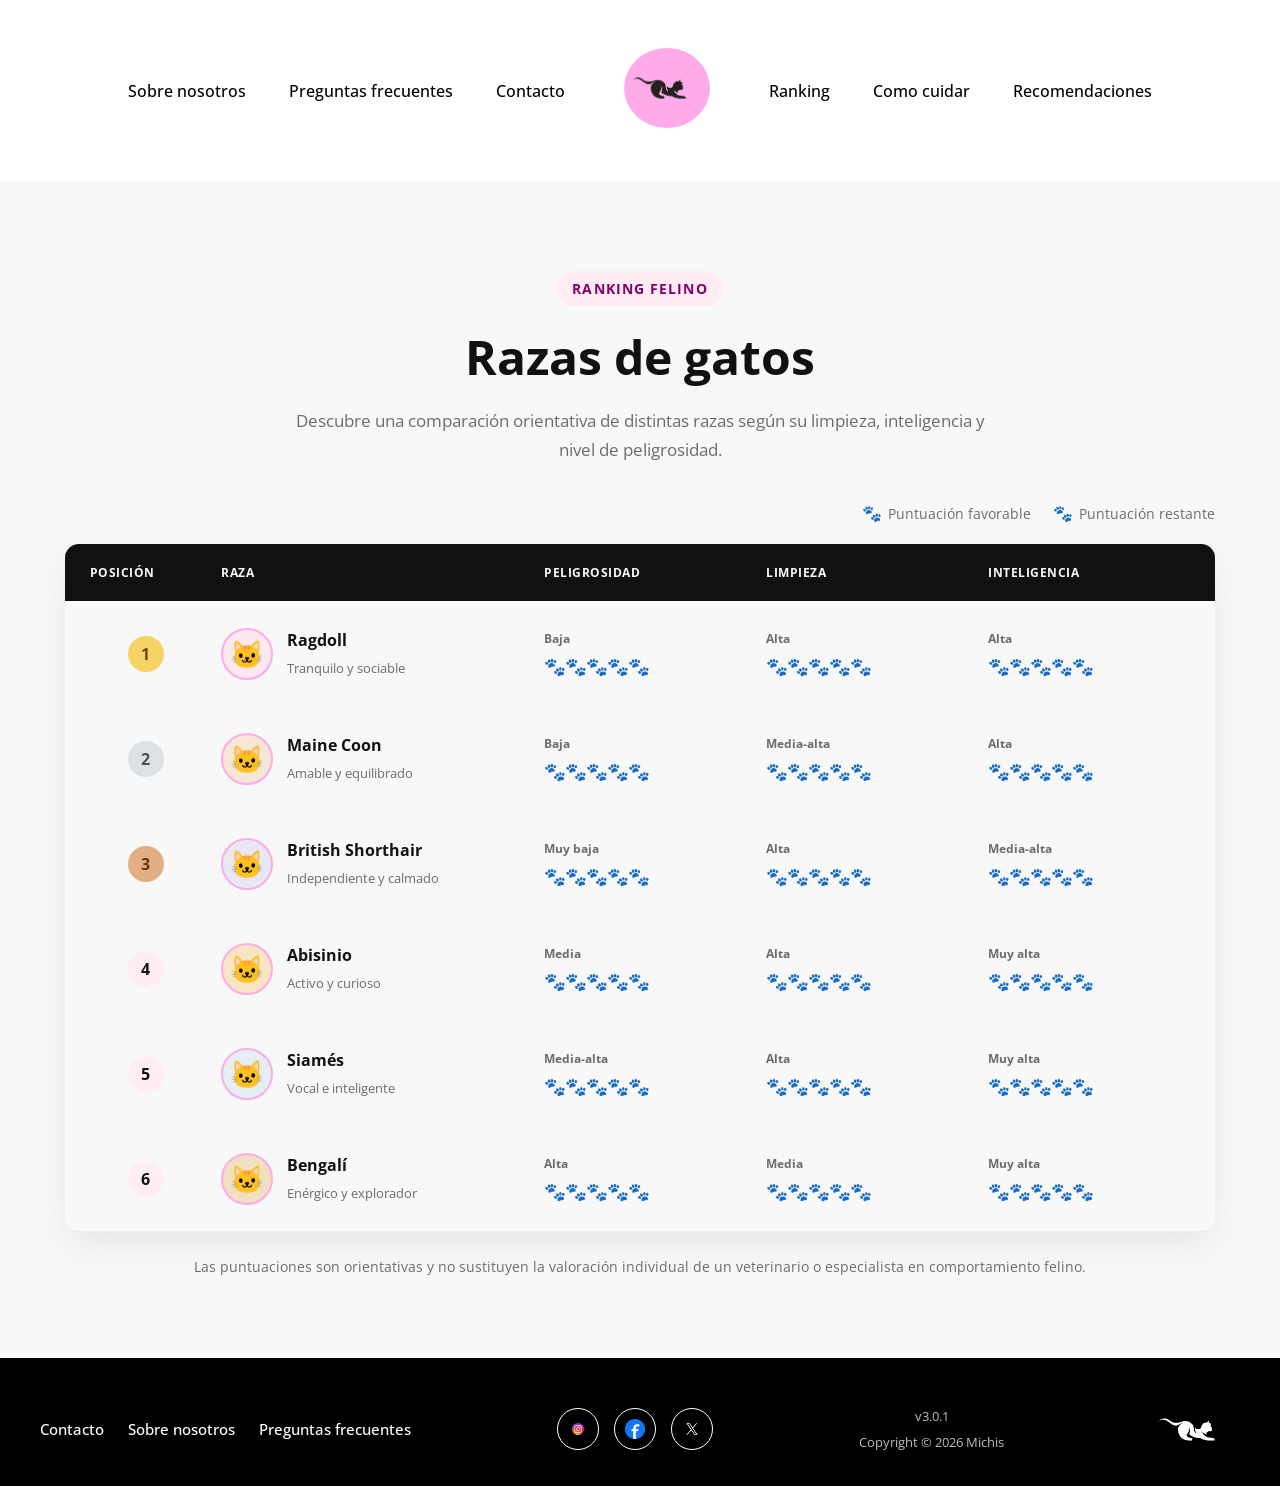
<file: puntuaciones.html>
<!DOCTYPE html>
<html lang="es">

<head>
    <meta charset="UTF-8">
    <meta name="viewport" content="width=device-width, initial-scale=1.0">
    <title>Puntuando michis</title>
    <link rel="stylesheet" href="estilos.css">
    <link rel="preconnect" href="https://fonts.googleapis.com">
    <link rel="preconnect" href="https://fonts.gstatic.com" crossorigin>
    <link href="https://fonts.googleapis.com/css2?family=Open+Sans:ital,wght@0,300..800;1,300..800&display=swap"
        rel="stylesheet">
</head>

<body>
    <header id="cabecera">
        <nav id="menu-navegacion">
            <ul>
                <li><a href="index.html">Sobre nosotros</a></li>
                <li><a href="index.html">Preguntas frecuentes</a></li>
                <li><a href="index.html">Contacto</a></li>
                <li><a href="index.html"><img src="imagenes/logo-michis-negro.png" alt="logo michis negro"></a></li>
                <li><a href="puntuaciones.html">Ranking</a></li>
                <li><a href="cuidar.html">Como cuidar</a></li>
                <li><a href="recomendaciones.html">Recomendaciones</a></li>
            </ul>
        </nav>
    </header>
    <main>
        <section class="ranking-razas" id="ranking-razas">
            <div class="ranking-cabecera">
                <span class="section-tag">Ranking felino</span>

                <h2>Razas de gatos</h2>

                <p>
                    Descubre una comparación orientativa de distintas razas según
                    su limpieza, inteligencia y nivel de peligrosidad.
                </p>
            </div>

            <div class="leyenda-ranking" aria-label="Leyenda de puntuaciones">
                <span>
                    <i class="leyenda-patita patita-rosa" aria-hidden="true">🐾</i>
                    Puntuación favorable
                </span>

                <span>
                    <i class="leyenda-patita patita-negra" aria-hidden="true">🐾</i>
                    Puntuación restante
                </span>
            </div>

            <div class="tabla-ranking">
                <div class="ranking-fila ranking-titulos">
                    <div>Posición</div>
                    <div>Raza</div>
                    <div>Peligrosidad</div>
                    <div>Limpieza</div>
                    <div>Inteligencia</div>
                </div>

                <!-- Puesto 1 -->
                <article class="ranking-fila">
                    <div class="ranking-posicion">
                        <span class="medalla medalla-oro">1</span>
                    </div>

                    <div class="raza-datos">
                        <div class="raza-avatar raza-ragdoll">🐱</div>
                        <div>
                            <h3>Ragdoll</h3>
                            <span>Tranquilo y sociable</span>
                        </div>
                    </div>

                    <div class="indicador">
                        <span class="indicador-label">Baja</span>
                        <div class="patitas" aria-label="1 de 5 en peligrosidad">
                            <span class="activa">🐾</span>
                            <span>🐾</span>
                            <span>🐾</span>
                            <span>🐾</span>
                            <span>🐾</span>
                        </div>
                    </div>

                    <div class="indicador">
                        <span class="indicador-label">Alta</span>
                        <div class="patitas" aria-label="4 de 5 en limpieza">
                            <span class="activa">🐾</span>
                            <span class="activa">🐾</span>
                            <span class="activa">🐾</span>
                            <span class="activa">🐾</span>
                            <span>🐾</span>
                        </div>
                    </div>

                    <div class="indicador">
                        <span class="indicador-label">Alta</span>
                        <div class="patitas" aria-label="4 de 5 en inteligencia">
                            <span class="activa">🐾</span>
                            <span class="activa">🐾</span>
                            <span class="activa">🐾</span>
                            <span class="activa">🐾</span>
                            <span>🐾</span>
                        </div>
                    </div>
                </article>

                <!-- Puesto 2 -->
                <article class="ranking-fila">
                    <div class="ranking-posicion">
                        <span class="medalla medalla-plata">2</span>
                    </div>

                    <div class="raza-datos">
                        <div class="raza-avatar raza-maine-coon">🐱</div>
                        <div>
                            <h3>Maine Coon</h3>
                            <span>Amable y equilibrado</span>
                        </div>
                    </div>

                    <div class="indicador">
                        <span class="indicador-label">Baja</span>
                        <div class="patitas" aria-label="1 de 5 en peligrosidad">
                            <span class="activa">🐾</span>
                            <span>🐾</span>
                            <span>🐾</span>
                            <span>🐾</span>
                            <span>🐾</span>
                        </div>
                    </div>

                    <div class="indicador">
                        <span class="indicador-label">Media-alta</span>
                        <div class="patitas" aria-label="4 de 5 en limpieza">
                            <span class="activa">🐾</span>
                            <span class="activa">🐾</span>
                            <span class="activa">🐾</span>
                            <span class="activa">🐾</span>
                            <span>🐾</span>
                        </div>
                    </div>

                    <div class="indicador">
                        <span class="indicador-label">Alta</span>
                        <div class="patitas" aria-label="4 de 5 en inteligencia">
                            <span class="activa">🐾</span>
                            <span class="activa">🐾</span>
                            <span class="activa">🐾</span>
                            <span class="activa">🐾</span>
                            <span>🐾</span>
                        </div>
                    </div>
                </article>

                <!-- Puesto 3 -->
                <article class="ranking-fila">
                    <div class="ranking-posicion">
                        <span class="medalla medalla-bronce">3</span>
                    </div>

                    <div class="raza-datos">
                        <div class="raza-avatar raza-british">🐱</div>
                        <div>
                            <h3>British Shorthair</h3>
                            <span>Independiente y calmado</span>
                        </div>
                    </div>

                    <div class="indicador">
                        <span class="indicador-label">Muy baja</span>
                        <div class="patitas" aria-label="1 de 5 en peligrosidad">
                            <span class="activa">🐾</span>
                            <span>🐾</span>
                            <span>🐾</span>
                            <span>🐾</span>
                            <span>🐾</span>
                        </div>
                    </div>

                    <div class="indicador">
                        <span class="indicador-label">Alta</span>
                        <div class="patitas" aria-label="4 de 5 en limpieza">
                            <span class="activa">🐾</span>
                            <span class="activa">🐾</span>
                            <span class="activa">🐾</span>
                            <span class="activa">🐾</span>
                            <span>🐾</span>
                        </div>
                    </div>

                    <div class="indicador">
                        <span class="indicador-label">Media-alta</span>
                        <div class="patitas" aria-label="3 de 5 en inteligencia">
                            <span class="activa">🐾</span>
                            <span class="activa">🐾</span>
                            <span class="activa">🐾</span>
                            <span>🐾</span>
                            <span>🐾</span>
                        </div>
                    </div>
                </article>

                <!-- Puesto 4 -->
                <article class="ranking-fila">
                    <div class="ranking-posicion">
                        <span class="medalla medalla-normal">4</span>
                    </div>

                    <div class="raza-datos">
                        <div class="raza-avatar raza-abisinio">🐱</div>
                        <div>
                            <h3>Abisinio</h3>
                            <span>Activo y curioso</span>
                        </div>
                    </div>

                    <div class="indicador">
                        <span class="indicador-label">Media</span>
                        <div class="patitas" aria-label="3 de 5 en peligrosidad">
                            <span class="activa">🐾</span>
                            <span class="activa">🐾</span>
                            <span class="activa">🐾</span>
                            <span>🐾</span>
                            <span>🐾</span>
                        </div>
                    </div>

                    <div class="indicador">
                        <span class="indicador-label">Alta</span>
                        <div class="patitas" aria-label="4 de 5 en limpieza">
                            <span class="activa">🐾</span>
                            <span class="activa">🐾</span>
                            <span class="activa">🐾</span>
                            <span class="activa">🐾</span>
                            <span>🐾</span>
                        </div>
                    </div>

                    <div class="indicador">
                        <span class="indicador-label">Muy alta</span>
                        <div class="patitas" aria-label="5 de 5 en inteligencia">
                            <span class="activa">🐾</span>
                            <span class="activa">🐾</span>
                            <span class="activa">🐾</span>
                            <span class="activa">🐾</span>
                            <span class="activa">🐾</span>
                        </div>
                    </div>
                </article>

                <!-- Puesto 5 -->
                <article class="ranking-fila">
                    <div class="ranking-posicion">
                        <span class="medalla medalla-normal">5</span>
                    </div>

                    <div class="raza-datos">
                        <div class="raza-avatar raza-siames">🐱</div>
                        <div>
                            <h3>Siamés</h3>
                            <span>Vocal e inteligente</span>
                        </div>
                    </div>

                    <div class="indicador">
                        <span class="indicador-label">Media-alta</span>
                        <div class="patitas" aria-label="4 de 5 en peligrosidad">
                            <span class="activa">🐾</span>
                            <span class="activa">🐾</span>
                            <span class="activa">🐾</span>
                            <span class="activa">🐾</span>
                            <span>🐾</span>
                        </div>
                    </div>

                    <div class="indicador">
                        <span class="indicador-label">Alta</span>
                        <div class="patitas" aria-label="4 de 5 en limpieza">
                            <span class="activa">🐾</span>
                            <span class="activa">🐾</span>
                            <span class="activa">🐾</span>
                            <span class="activa">🐾</span>
                            <span>🐾</span>
                        </div>
                    </div>

                    <div class="indicador">
                        <span class="indicador-label">Muy alta</span>
                        <div class="patitas" aria-label="5 de 5 en inteligencia">
                            <span class="activa">🐾</span>
                            <span class="activa">🐾</span>
                            <span class="activa">🐾</span>
                            <span class="activa">🐾</span>
                            <span class="activa">🐾</span>
                        </div>
                    </div>
                </article>

                <!-- Puesto 6 -->
                <article class="ranking-fila">
                    <div class="ranking-posicion">
                        <span class="medalla medalla-normal">6</span>
                    </div>

                    <div class="raza-datos">
                        <div class="raza-avatar raza-bengal">🐱</div>
                        <div>
                            <h3>Bengalí</h3>
                            <span>Enérgico y explorador</span>
                        </div>
                    </div>

                    <div class="indicador">
                        <span class="indicador-label">Alta</span>
                        <div class="patitas" aria-label="4 de 5 en peligrosidad">
                            <span class="activa">🐾</span>
                            <span class="activa">🐾</span>
                            <span class="activa">🐾</span>
                            <span class="activa">🐾</span>
                            <span>🐾</span>
                        </div>
                    </div>

                    <div class="indicador">
                        <span class="indicador-label">Media</span>
                        <div class="patitas" aria-label="3 de 5 en limpieza">
                            <span class="activa">🐾</span>
                            <span class="activa">🐾</span>
                            <span class="activa">🐾</span>
                            <span>🐾</span>
                            <span>🐾</span>
                        </div>
                    </div>

                    <div class="indicador">
                        <span class="indicador-label">Muy alta</span>
                        <div class="patitas" aria-label="5 de 5 en inteligencia">
                            <span class="activa">🐾</span>
                            <span class="activa">🐾</span>
                            <span class="activa">🐾</span>
                            <span class="activa">🐾</span>
                            <span class="activa">🐾</span>
                        </div>
                    </div>
                </article>
            </div>

            <p class="ranking-nota">
                Las puntuaciones son orientativas y no sustituyen la valoración
                individual de un veterinario o especialista en comportamiento felino.
            </p>
        </section>
    </main>
        <footer class="site-footer">
        <div class="footer-container">
            <div class="footer-links">
                <a href="#contacto">Contacto</a>
                <a href="#sobre-nosotros">Sobre nosotros</a>
                <a href="#faq-gatos">Preguntas frecuentes</a>
            </div>

            <div class="social-links" aria-label="Redes sociales">
                <a href="#" aria-label="Instagram">
                    <img src="imagenes/icono-instagram.png" alt="Instagram">
                </a>

                <a href="#" aria-label="Facebook">
                    <img src="imagenes/icono-facebook.png" alt="Facebook">
                </a>

                <a href="#" aria-label="X">
                    <img src="imagenes/icono-x.png" alt="Twitter">
                </a>
            </div>

            <div class="footer-info">
                <span>v3.0.1</span>
                <span>Copyright © 2026 Michis</span>
            </div>

            <a class="footer-logo" href="/" aria-label="Página principal">
                <img src="imagenes/logo-michis-negro.png" alt="Logo de Michis">
            </a>
        </div>
    </footer>
</body>

</html>
</file>
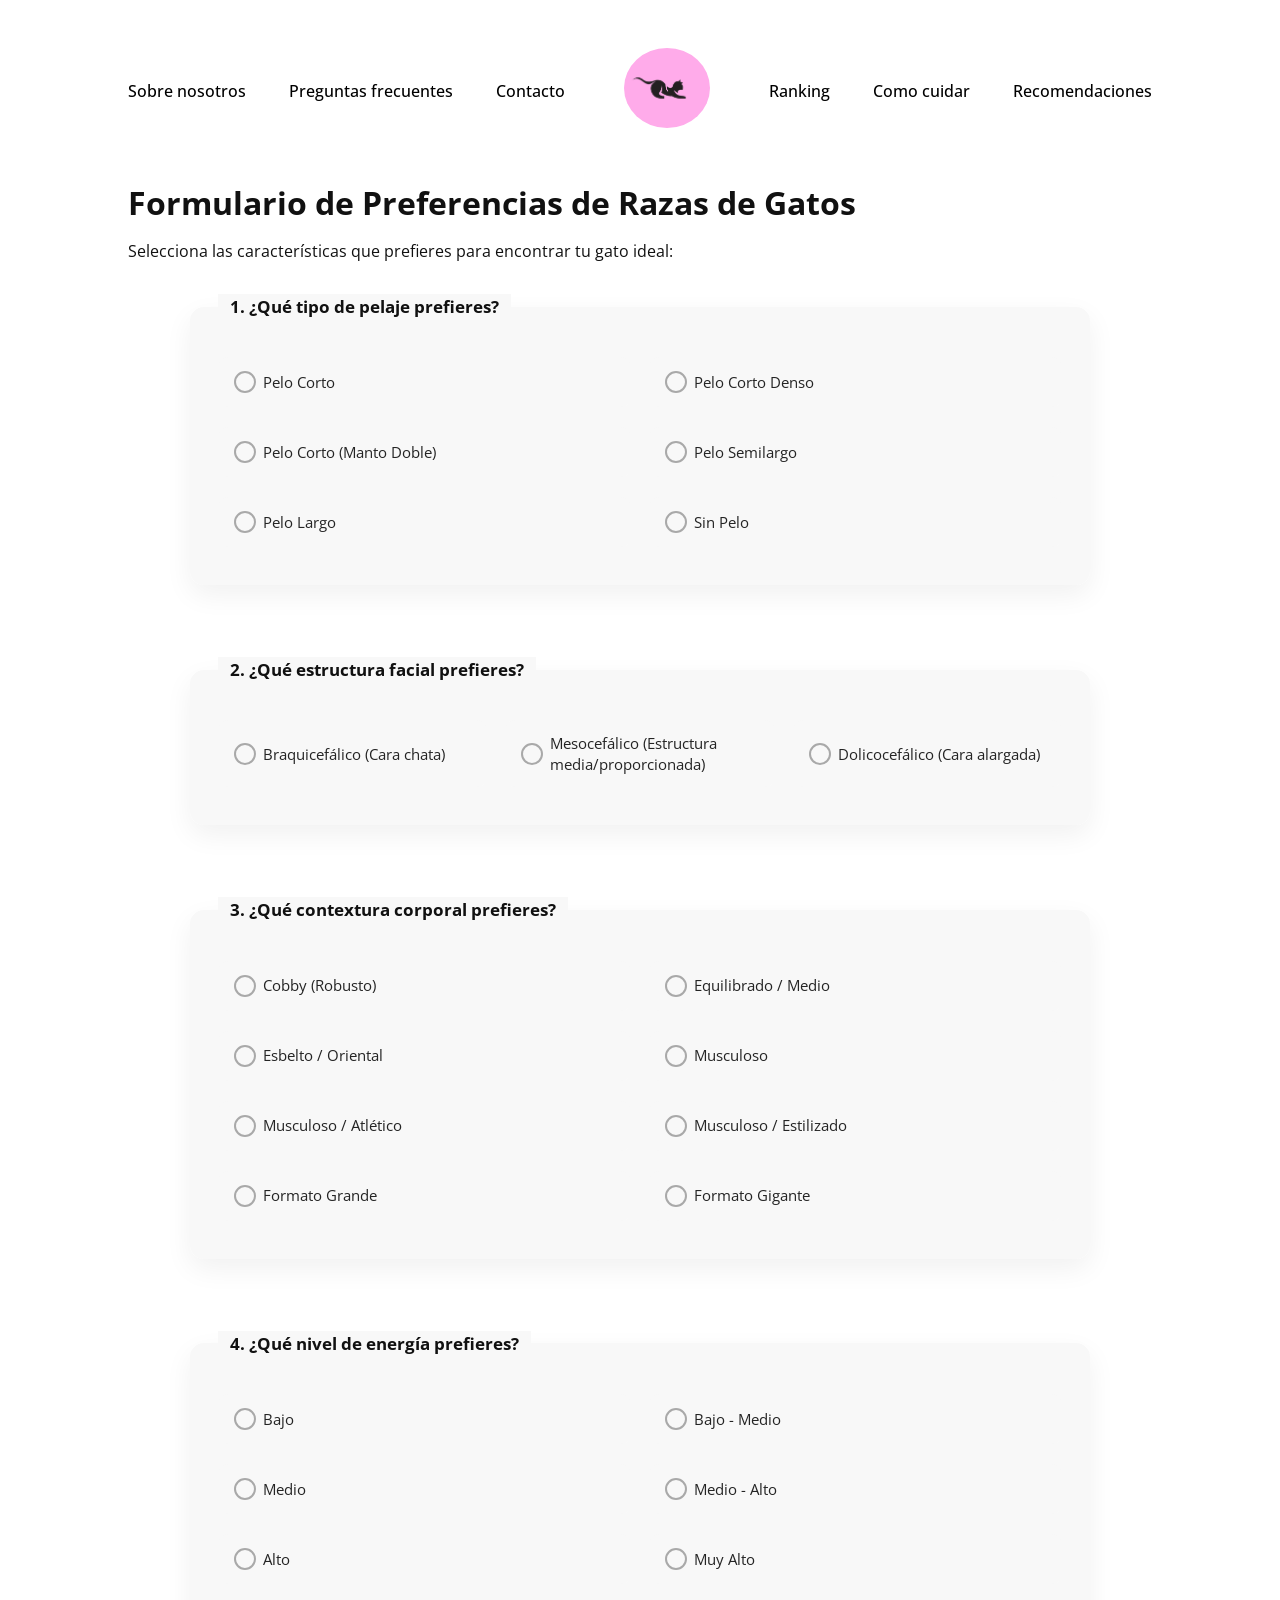
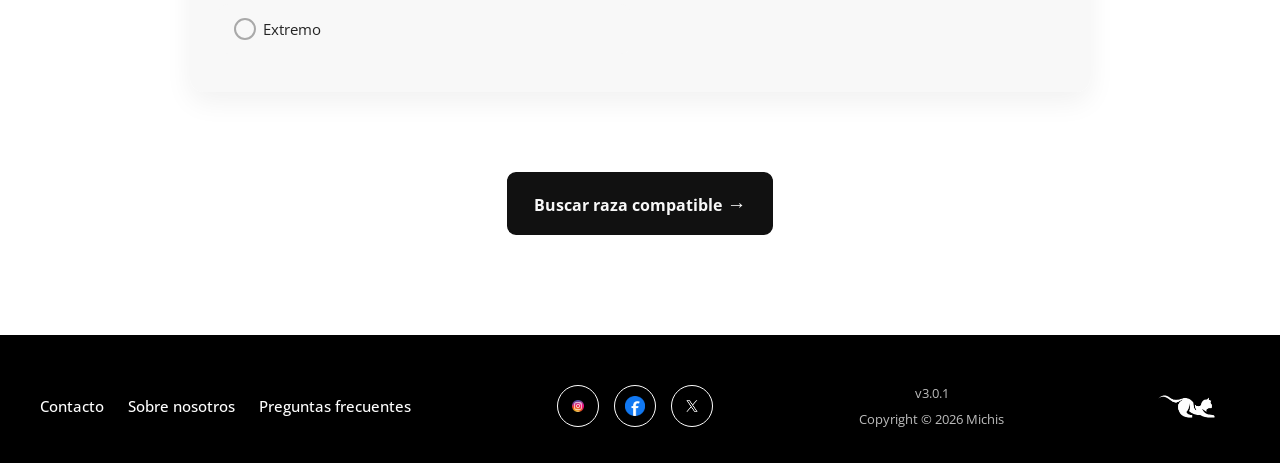
<file: recomendaciones.html>
<!DOCTYPE html>
<html lang="es">

<head>
    <meta charset="UTF-8">
    <meta name="viewport" content="width=device-width, initial-scale=1.0">
    <title>Recomendando michis</title>
    <link rel="stylesheet" href="estilos.css">
    <link rel="preconnect" href="https://fonts.googleapis.com">
    <link rel="preconnect" href="https://fonts.gstatic.com" crossorigin>
    <link href="https://fonts.googleapis.com/css2?family=Open+Sans:ital,wght@0,300..800;1,300..800&display=swap"
        rel="stylesheet">
    <script src="script.js"></script>
</head>

<body>
    <header id="cabecera">
        <nav id="menu-navegacion">
            <ul>
                <li><a href="index.html">Sobre nosotros</a></li>
                <li><a href="index.html">Preguntas frecuentes</a></li>
                <li><a href="index.html">Contacto</a></li>
                <li><a href="index.html"><img src="imagenes/logo-michis-negro.png" alt="logo michis negro"></a></li>
                <li><a href="puntuaciones.html">Ranking</a></li>
                <li><a href="cuidar.html">Como cuidar</a></li>
                <li><a href="recomendaciones.html">Recomendaciones</a></li>
            </ul>
        </nav>
    </header>

    <main>
        <h1 style="padding: 0 10% .5em;">Formulario de Preferencias de Razas de Gatos</h1>
        <p style="padding: 0 10% 2em;">Selecciona las características que prefieres para encontrar tu gato ideal:</p>

        <form action="#" method="post">

            <fieldset>
                <legend>1. ¿Qué tipo de pelaje prefieres?</legend>

                <input type="radio" id="pelaje_corto" name="tipo_pelaje" value="Pelo Corto">
                <label for="pelaje_corto">Pelo Corto</label><br>

                <input type="radio" id="pelaje_corto_denso" name="tipo_pelaje" value="Pelo Corto Denso">
                <label for="pelaje_corto_denso">Pelo Corto Denso</label><br>

                <input type="radio" id="pelaje_manto_doble" name="tipo_pelaje" value="Pelo Corto (Manto Doble)">
                <label for="pelaje_manto_doble">Pelo Corto (Manto Doble)</label><br>

                <input type="radio" id="pelaje_semilargo" name="tipo_pelaje" value="Pelo Semilargo">
                <label for="pelaje_semilargo">Pelo Semilargo</label><br>

                <input type="radio" id="pelaje_largo" name="tipo_pelaje" value="Pelo Largo">
                <label for="pelaje_largo">Pelo Largo</label><br>

                <input type="radio" id="sin_pelo" name="tipo_pelaje" value="Sin Pelo">
                <label for="sin_pelo">Sin Pelo</label>
            </fieldset>

            <br>

            <fieldset>
                <legend>2. ¿Qué estructura facial prefieres?</legend>

                <input type="radio" id="facial_braquicefalico" name="estructura_facial" value="Braquicefálico">
                <label for="facial_braquicefalico">Braquicefálico (Cara chata)</label><br>

                <input type="radio" id="facial_mesocefalico" name="estructura_facial" value="Mesocefálico">
                <label for="facial_mesocefalico">Mesocefálico (Estructura media/proporcionada)</label><br>

                <input type="radio" id="facial_dolicocefalico" name="estructura_facial"
                    value="Dolicocefálico (Cara alargada)">
                <label for="facial_dolicocefalico">Dolicocefálico (Cara alargada)</label>
            </fieldset>

            <br>

            <fieldset>
                <legend>3. ¿Qué contextura corporal prefieres?</legend>

                <input type="radio" id="corp_cobby" name="contextura_corporal" value="Cobby (Robusto)">
                <label for="corp_cobby">Cobby (Robusto)</label><br>

                <input type="radio" id="corp_equilibrado" name="contextura_corporal" value="Equilibrado / Medio">
                <label for="corp_equilibrado">Equilibrado / Medio</label><br>

                <input type="radio" id="corp_esbelto" name="contextura_corporal" value="Esbelto / Oriental">
                <label for="corp_esbelto">Esbelto / Oriental</label><br>

                <input type="radio" id="corp_musculoso" name="contextura_corporal" value="Musculoso">
                <label for="corp_musculoso">Musculoso</label><br>

                <input type="radio" id="corp_atletico" name="contextura_corporal" value="Musculoso / Atlético">
                <label for="corp_atletico">Musculoso / Atlético</label><br>

                <input type="radio" id="corp_estilizado" name="contextura_corporal" value="Musculoso / Estilizado">
                <label for="corp_estilizado">Musculoso / Estilizado</label><br>

                <input type="radio" id="corp_grande" name="contextura_corporal" value="Formato Grande">
                <label for="corp_grande">Formato Grande</label><br>

                <input type="radio" id="corp_gigante" name="contextura_corporal" value="Formato Gigante">
                <label for="corp_gigante">Formato Gigante</label>
            </fieldset>

            <br>


            <fieldset>
                <legend>4. ¿Qué nivel de energía prefieres?</legend>

                <input type="radio" id="energia_bajo" name="nivel_energia" value="Bajo">
                <label for="energia_bajo">Bajo</label><br>

                <input type="radio" id="energia_bajo_medio" name="nivel_energia" value="Bajo - Medio">
                <label for="energia_bajo_medio">Bajo - Medio</label><br>

                <input type="radio" id="energia_medio" name="nivel_energia" value="Medio">
                <label for="energia_medio">Medio</label><br>

                <input type="radio" id="energia_medio_alto" name="nivel_energia" value="Medio - Alto">
                <label for="energia_medio_alto">Medio - Alto</label><br>

                <input type="radio" id="energia_alto" name="nivel_energia" value="Alto">
                <label for="energia_alto">Alto</label><br>

                <input type="radio" id="energia_muy_alto" name="nivel_energia" value="Muy Alto">
                <label for="energia_muy_alto">Muy Alto</label><br>

                <input type="radio" id="energia_extremo" name="nivel_energia" value="Extremo">
                <label for="energia_extremo">Extremo</label>
            </fieldset>

            <br>

            <button type="submit">Buscar raza compatible</button>

        </form>
    </main>


</body>
<footer class="site-footer">
    <div class="footer-container">
        <div class="footer-links">
            <a href="#contacto">Contacto</a>
            <a href="#sobre-nosotros">Sobre nosotros</a>
            <a href="#faq-gatos">Preguntas frecuentes</a>
        </div>

        <div class="social-links" aria-label="Redes sociales">
            <a href="#" aria-label="Instagram">
                <img src="imagenes/icono-instagram.png" alt="Instagram">
            </a>

            <a href="#" aria-label="Facebook">
                <img src="imagenes/icono-facebook.png" alt="Facebook">
            </a>

            <a href="#" aria-label="X">
                <img src="imagenes/icono-x.png" alt="Twitter">
            </a>
        </div>

        <div class="footer-info">
            <span>v3.0.1</span>
            <span>Copyright © 2026 Michis</span>
        </div>

        <a class="footer-logo" href="/" aria-label="Página principal">
            <img src="imagenes/logo-michis-negro.png" alt="Logo de Michis">
        </a>
    </div>
</footer>

</html>
</file>
<file: estilos.css>
*{
    box-sizing: border-box;
    margin: 0;
    padding: 0;
    font-family: "Open Sans", sans-serif;
}

:root{
    --rosa1: rgb(255, 171, 234);
    --rosa2: rgb(255, 144, 227);
    --rosa3: rgb(255, 236, 245);
    --rosa4: rgb(131, 0, 109);

        /* Colores generales */
    --color-black: #111111;
    --color-black-soft: #242424;
    --color-white: #f8f8f8;
    --color-background: #fff8fb;
    --color-gray: #706b6b;
    --color-border: #dede

        /* Medidas */
    --content-width: 1150px;
    --border-radius: 14px;
    --transition: 0.3s ease;
}

header{
    padding: 2em 0;
}

#menu-navegacion ul{
    display: flex;
    flex-direction: row;
    justify-content: space-between;
    padding: 1em 10%;
    align-items: center;
    gap: 1em;
}

#menu-navegacion li{
    list-style: none;
    text-align: center;
}

#menu-navegacion img{
    height: 80px;
    width: auto;
    border-radius: 50%;
    padding: 10px 0px;
    background-color: var(--rosa1);
    margin: 0 1em;
}

#menu-navegacion img:hover{
    background-color: var(--rosa2);
}

a{
    text-decoration: none;
    color: black;
    font-weight: 500;
}

a:hover{
    color: var(--rosa4);
}

/* ------ FAQs -------*/

#faq-gatos {
    max-width: 900px;
    margin: 60px auto;
    padding: 0 20px;
    font-family: "Segoe UI", Arial, sans-serif;
    color: var(--rosa4);
}

/* Título */
#faq-gatos h2 {
    margin-bottom: 35px;
    text-align: center;
    font-size: clamp(1.8rem, 4vw, 2.5rem);
    line-height: 1.2;
    color: var(--rosa4);
    font-weight: 700;
}

/* Cada pregunta */
#faq-gatos details {
    margin-bottom: 15px;
    background: var(--rosa3);
    border: 1px solid var(--rosa1);
    border-radius: 14px;
    overflow: hidden;
    box-shadow: 0 4px 14px rgba(78, 54, 38, 0.07);
    transition:
        box-shadow 0.3s ease,
        border-color 0.3s ease,
        transform 0.3s ease;
}

/* Efecto al pasar el ratón */
#faq-gatos details:hover {
    border-color: var(--rosa1);
    box-shadow: 0 7px 20px rgba(78, 54, 38, 0.12);
    transform: translateY(-2px);
}

/* Pregunta */
#faq-gatos summary {
    position: relative;
    padding: 20px 55px 20px 22px;
    cursor: pointer;
    list-style: none;
    font-size: 1.05rem;
    font-weight: 600;
    color: var(--rosa4);
    background: var(--rosa3);
    transition:
        all 0.3s ease;
}

/* Ocultar marcador por defecto */
#faq-gatos summary::-webkit-details-marker {
    display: none;
}

#faq-gatos summary::marker {
    display: none;
}

/* Icono + / − */
#faq-gatos summary::after {
    content: "+";
    position: absolute;
    right: 22px;
    top: 50%;
    transform: translateY(-50%);
    font-size: 1.6rem;
    font-weight: 300;
    color: var(--rosa4);
    transition: transform 0.3s ease;
}

/* Pregunta abierta */
#faq-gatos details[open] summary {
    color: var(--rosa4);
    background: var(--rosa3);
}

#faq-gatos details[open] summary::after {
    content: "−";
    transform: translateY(-50%) rotate(180deg);
}

/* Respuesta */
#faq-gatos details p {
    margin: 0;
    padding: 0 22px 22px;
    font-size: 0.98rem;
    line-height: 1.75;
    color: var(--rosa4);
    background: var(--rosa3);
}

/* Texto en negrita */
#faq-gatos details p strong {
    color: var(--rosa4);
    font-weight: 700;
}


/* ================================
   Responsive
   ================================ */

@media (max-width: 600px) {

    #faq-gatos {
        margin: 40px auto;
        padding: 0 15px;
    }

    #faq-gatos h2 {
        margin-bottom: 25px;
    }

    #faq-gatos summary {
        padding: 17px 48px 17px 18px;
        font-size: 1rem;
    }

    #faq-gatos summary::after {
        right: 17px;
    }

    #faq-gatos details p {
        padding: 0 18px 18px;
        font-size: 0.95rem;
        line-height: 1.65;
    }
}


/* FOOTER */
.site-footer {
    width: 100%;
    background-color: #000;
    color: #fff;
    padding: 40px 20px 25px;
    box-sizing: border-box;
}

.footer-container {
    max-width: 1200px;
    margin: 0 auto;

    display: flex;
    align-items: center;
    justify-content: space-between;
    gap: 30px;
    flex-wrap: wrap;
}

.footer-links {
    display: flex;
    align-items: center;
    gap: 24px;
    flex-wrap: wrap;
}

.footer-links a {
    color: #fff;
    text-decoration: none;
    font-size: 15px;
    transition: color 0.3s ease;
}

.footer-links a:hover,
.footer-links a:focus {
    color: #bdbdbd;
}

.social-links {
    display: flex;
    align-items: center;
    gap: 15px;
}

.social-links a {
    width: 42px;
    height: 42px;
    border: 1px solid #fff;
    border-radius: 50%;

    display: flex;
    align-items: center;
    justify-content: center;

    transition:
        background-color 0.3s ease,
        transform 0.3s ease;
}

.social-links a:hover,
.social-links a:focus {
    background-color: #fff;
    transform: translateY(-3px);
}

.social-links img {
    width: 20px;
    height: 20px;
    object-fit: cover;
}

.footer-info {
    display: flex;
    flex-direction: column;
    gap: 8px;
    color: #bdbdbd;
    font-size: 13px;
    text-align: center;
}

.footer-logo img {
    display: block;
    width: 90px;
    height: auto;

    /* Convierte un logo negro en blanco */
    filter: brightness(0) invert(1);
}

.footer-logo {
    transition: opacity 0.3s ease;
}

.footer-logo:hover,
.footer-logo:focus {
    opacity: 0.7;
}

@media (max-width: 768px) {
    .footer-container {
        flex-direction: column;
        text-align: center;
    }

    .footer-links {
        justify-content: center;
    }

    .footer-info {
        order: 3;
    }

    .footer-logo {
        order: 4;
    }
}

@media (max-width: 480px) {
    .footer-links {
        flex-direction: column;
        gap: 14px;
    }

    .site-footer {
        padding: 30px 15px 20px;
    }
}

/* FORMULARIO DE CONTACTO */
* {
    box-sizing: border-box;
}

html {
    scroll-behavior: smooth;
}

body {
    margin: 0;
    font-family: Arial, sans-serif;
    color: var(--color-black);
    background-color: #FFFFFF;
}

.contact-section {
    padding: 90px 20px;
    background:
        linear-gradient(
            135deg,
            var(--color-background) 0%,
            #FFFFFF 100%
        );
}

.contact-container {
    width: 100%;
    max-width: 1150px;
    margin: 0 auto;

    display: grid;
    grid-template-columns: minmax(280px, 0.9fr) minmax(320px, 1.1fr);
    gap: 70px;
    align-items: center;
}

.contact-intro {
    max-width: 480px;
}

.section-tag {
    display: inline-block;
    margin-bottom: 18px;
    padding: 8px 15px;

    color: var(--rosa4);
    background-color: var(--rosa3);
    border-radius: 50px;

    font-size: 0.85rem;
    font-weight: 700;
    letter-spacing: 0.08em;
    text-transform: uppercase;
}

.contact-intro h2 {
    margin: 0 0 20px;
    color: var(--color-black);
    font-size: clamp(2rem, 4vw, 3.2rem);
    line-height: 1.1;
}

.contact-intro > p {
    margin: 0;
    color: var(--color-gray);
    font-size: 1rem;
    line-height: 1.7;
}

.contact-details {
    display: flex;
    flex-direction: column;
    gap: 22px;
    margin-top: 35px;
}

.contact-detail {
    display: flex;
    align-items: center;
    gap: 15px;
}

.contact-icon {
    width: 45px;
    height: 45px;
    flex-shrink: 0;

    display: flex;
    align-items: center;
    justify-content: center;

    color: var(--color-black);
    background-color: var(--rosa1);
    border-radius: 50%;

    font-size: 1.3rem;
}

.contact-detail h3 {
    margin: 0 0 4px;
    font-size: 1rem;
}

.contact-detail p,
.contact-detail a {
    margin: 0;
    color: var(--color-gray);
    font-size: 0.95rem;
    text-decoration: none;
}

.contact-detail a:hover,
.contact-detail a:focus {
    color: var(--rosa4);
    text-decoration: underline;
}

.contact-form {
    padding: 38px;
    background-color: #FFFFFF;
    border: 1px solid var(--color-border);
    border-radius: var(--border-radius);
    box-shadow: 0 15px 40px rgba(0, 0, 0, 0.08);
}

.form-group {
    margin-bottom: 22px;
}

.form-group label {
    display: block;
    margin-bottom: 8px;

    color: var(--color-black);
    font-size: 0.95rem;
    font-weight: 700;
}

.form-group input,
.form-group select,
.form-group textarea {
    width: 100%;
    padding: 14px 16px;

    color: var(--color-black);
    background-color: #FFFFFF;
    border: 1px solid var(--color-border);
    border-radius: 8px;

    font: inherit;
    font-size: 1rem;
    transition:
        border-color var(--transition),
        box-shadow var(--transition),
        background-color var(--transition);
}

.form-group input::placeholder,
.form-group textarea::placeholder {
    color: #777777;
}

.form-group textarea {
    min-height: 145px;
    resize: vertical;
}

.form-group input:hover,
.form-group select:hover,
.form-group textarea:hover {
    border-color: var(--rosa2);
}

.form-group input:focus,
.form-group select:focus,
.form-group textarea:focus {
    outline: 3px solid var(--rosa3);
    outline-offset: 2px;
    border-color: var(--rosa4);
}

.checkbox-group {
    display: flex;
    align-items: flex-start;
    gap: 10px;
    margin: 8px 0 25px;
}

.checkbox-group input {
    width: 18px;
    height: 18px;
    flex-shrink: 0;
    margin-top: 2px;
    accent-color: var(--rosa4);
}

.checkbox-group label {
    color: var(--color-gray);
    font-size: 0.9rem;
    line-height: 1.4;
    cursor: pointer;
}

.submit-button {
    width: 100%;
    padding: 15px 22px;

    display: flex;
    align-items: center;
    justify-content: center;
    gap: 12px;

    color: #FFFFFF;
    background-color: var(--color-black);
    border: 2px solid var(--color-black);
    border-radius: 8px;

    font: inherit;
    font-weight: 700;
    cursor: pointer;
    transition:
        background-color var(--transition),
        color var(--transition),
        transform var(--transition);
}

.submit-button:hover {
    color: var(--color-black);
    background-color: var(--rosa2);
    border-color: var(--rosa2);
    transform: translateY(-2px);
}

.submit-button:focus-visible {
    outline: 3px solid var(--rosa4);
    outline-offset: 3px;
}

.submit-button span {
    font-size: 1.3rem;
    line-height: 1;
}

@media (max-width: 800px) {
    .contact-section {
        padding: 65px 20px;
    }

    .contact-container {
        grid-template-columns: 1fr;
        gap: 45px;
    }

    .contact-intro {
        max-width: none;
        text-align: center;
    }

    .contact-details {
        align-items: center;
    }
}

@media (max-width: 480px) {
    .contact-section {
        padding: 50px 15px;
    }

    .contact-form {
        padding: 25px 20px;
    }

    .contact-detail {
        width: 100%;
        justify-content: flex-start;
        text-align: left;
    }
}

/* SOBRE NOSOTROS Y GALERÍA DE IMÁGENES*/
.sobre-nosotros {
    position: relative;
    max-width: var(--content-width);
    margin: 0 auto;
    padding: 90px 30px;

    color: var(--color-black);
    text-align: center;
}

.sobre-nosotros::before {
    content: "✦";

    position: absolute;
    top: 55px;
    left: 50%;
    transform: translateX(-50%);

    color: var(--rosa2);
    font-size: 1.5rem;
}

.sobre-nosotros h2,
.galeria h2 {
    margin: 0 0 22px;
    color: var(--color-black);
    font-size: clamp(2rem, 4vw, 3rem);
    line-height: 1.15;
}

.sobre-nosotros h2::after,
.galeria h2::after {
    content: "";

    display: block;
    width: 65px;
    height: 4px;
    margin: 16px auto 0;

    background-color: var(--rosa2);
    border-radius: 20px;
}

.sobre-nosotros p {
    max-width: 780px;
    margin: 0 auto 16px;

    color: var(--color-gray);
    font-size: 1.05rem;
    line-height: 1.8;
}

/* =========================
   GALERÍA
   ========================= */

.galeria {
    padding: 90px 30px 100px;
    background-color: var(--color-background);
    text-align: center;
}

.galeria h2 {
    max-width: var(--content-width);
    margin-right: auto;
    margin-left: auto;
}

.galeria-contenedor {
    display: grid;
    grid-template-columns: repeat(4, 1fr);
    gap: 22px;

    max-width: var(--content-width);
    margin: 45px auto 0;
}

.galeria figure {
    position: relative;
    overflow: hidden;

    aspect-ratio: 1 / 1;
    margin: 0;

    background-color: #FFFFFF;
    border: 6px solid #FFFFFF;
    border-radius: var(--border-radius);
    box-shadow: 0 10px 25px rgba(0, 0, 0, 0.1);

    transition:
        transform var(--transition),
        box-shadow var(--transition);
}

.galeria figure::after {
    content: "";

    position: absolute;
    inset: 0;

    background: linear-gradient(
        135deg,
        transparent 45%,
        rgba(247, 131, 172, 0.25)
    );

    opacity: 0;
    pointer-events: none;
    transition: opacity var(--transition);
}

.galeria figure:hover {
    box-shadow: 0 18px 35px rgba(214, 51, 108, 0.22);
    transform: translateY(-8px) rotate(1deg);
}

.galeria figure:hover::after {
    opacity: 1;
}

.galeria img {
    display: block;

    width: 100%;
    height: 100%;

    object-fit: cover;
    object-position: center;

    transition: transform 0.5s ease;
}

.galeria figure:hover img {
    transform: scale(1.08);
}

/* =========================
   RESPONSIVE
   ========================= */

@media (max-width: 900px) {
    .galeria-contenedor {
        grid-template-columns: repeat(2, 1fr);
    }
}

@media (max-width: 600px) {
    .sobre-nosotros,
    .galeria {
        padding: 65px 20px;
    }

    .sobre-nosotros::before {
        top: 35px;
    }

    .sobre-nosotros p {
        font-size: 1rem;
        text-align: left;
    }

    .galeria-contenedor {
        grid-template-columns: 1fr;
        gap: 20px;
        margin-top: 35px;
    }

    .galeria figure {
        max-width: 420px;
        margin: 0 auto;
    }
}

/* PUNTUACIONES DE GATOS*/

.ranking-razas {
    padding: 90px 25px 80px;
    background-color: var(--color-white);
}

.ranking-cabecera {
    max-width: 700px;
    margin: 0 auto;
    text-align: center;
}

.section-tag {
    display: inline-block;
    margin-bottom: 18px;
    padding: 8px 15px;

    color: var(--rosa4);
    background-color: var(--rosa3);
    border-radius: 50px;

    font-size: 0.85rem;
    font-weight: 700;
    letter-spacing: 0.08em;
    text-transform: uppercase;
}

.ranking-cabecera h2 {
    margin: 0 0 18px;
    color: var(--color-black);
    font-size: clamp(2rem, 4vw, 3rem);
}

.ranking-cabecera p {
    margin: 0;
    color: var(--color-gray);
    font-size: 1.05rem;
    line-height: 1.7;
}

/* =========================
   LEYENDA
   ========================= */

.leyenda-ranking {
    max-width: 1150px;
    margin: 38px auto 20px;

    display: flex;
    justify-content: flex-end;
    align-items: center;
    gap: 22px;
    flex-wrap: wrap;

    color: var(--color-gray);
    font-size: 0.85rem;
}

.leyenda-ranking span {
    display: flex;
    align-items: center;
    gap: 6px;
}

.leyenda-patita {
    font-style: normal;
    font-size: 1rem;
}

.patita-rosa {
    color: var(--rosa4);
}

.patita-negra {
    color: #d6d6d6;
}

/* =========================
   TABLA DEL RANKING
   ========================= */

.tabla-ranking {
    width: 100%;
    max-width: 1150px;
    margin: 0 auto;

    overflow: hidden;
    background-color: var(--color-white);
    border: 1px solid var(--color-border);
    border-radius: var(--border-radius);
    box-shadow: 0 15px 35px rgba(0, 0, 0, 0.07);
}

.ranking-fila {
    display: grid;
    grid-template-columns: 0.55fr 1.5fr repeat(3, 1fr);
    align-items: center;
    gap: 20px;

    min-height: 105px;
    padding: 20px 25px;

    border-bottom: 1px solid var(--color-border);
}

.ranking-fila:last-child {
    border-bottom: 0;
}

.ranking-titulos {
    min-height: auto;
    color: var(--color-white);
    background-color: var(--color-black);
    font-size: 0.78rem;
    font-weight: 700;
    letter-spacing: 0.04em;
    text-transform: uppercase;
}

.ranking-fila:not(.ranking-titulos):hover {
    background-color: var(--color-background);
}

.ranking-posicion {
    display: flex;
    justify-content: center;
}

.medalla {
    width: 36px;
    height: 36px;

    display: flex;
    align-items: center;
    justify-content: center;

    border-radius: 50%;
    font-weight: 700;
}

.medalla-oro {
    color: #6b4a00;
    background-color: #f6d365;
}

.medalla-plata {
    color: #47515a;
    background-color: #dce1e5;
}

.medalla-bronce {
    color: #633912;
    background-color: #e2ae83;
}

.medalla-normal {
    color: var(--color-black);
    background-color: var(--rosa3);
}

/* =========================
   DATOS DE CADA RAZA
   ========================= */

.raza-datos {
    display: flex;
    align-items: center;
    gap: 14px;
}

.raza-avatar {
    width: 52px;
    height: 52px;
    flex-shrink: 0;

    display: flex;
    align-items: center;
    justify-content: center;

    border: 2px solid var(--rosa1);
    border-radius: 50%;

    font-size: 1.7rem;
}

.raza-ragdoll {
    background-color: #fce8ef;
}

.raza-maine-coon {
    background-color: #f5e6d6;
}

.raza-british {
    background-color: #e7e8f4;
}

.raza-abisinio {
    background-color: #f8e5c4;
}

.raza-siames {
    background-color: #e4eff5;
}

.raza-bengal {
    background-color: #f1dfc2;
}

.raza-datos h3 {
    margin: 0 0 5px;
    color: var(--color-black);
    font-size: 1rem;
}

.raza-datos span {
    color: var(--color-gray);
    font-size: 0.82rem;
}

/* =========================
   INDICADORES
   ========================= */

.indicador {
    min-width: 130px;
}

.indicador-label {
    display: block;
    margin-bottom: 7px;

    color: var(--color-gray);
    font-size: 0.78rem;
    font-weight: 700;
}

.patitas {
    display: flex;
    gap: 2px;

    color: #dddddd;
    font-size: clamp(0.85rem, 1.5vw, 1.1rem);
    letter-spacing: -3px;
    white-space: nowrap;
}

.patitas .activa {
    color: var(--rosa4);
}

/* =========================
   NOTA
   ========================= */

.ranking-nota {
    max-width: 900px;
    margin: 25px auto 0;

    color: var(--color-gray);
    font-size: 0.85rem;
    line-height: 1.6;
    text-align: center;
}

/* =========================
   RESPONSIVE
   ========================= */

@media (max-width: 950px) {
    .ranking-fila {
        grid-template-columns: 0.4fr 1.4fr repeat(3, 0.9fr);
        gap: 12px;
        padding: 18px 15px;
    }

    .patitas {
        font-size: 0.85rem;
    }

    .raza-datos {
        gap: 9px;
    }

    .raza-avatar {
        width: 43px;
        height: 43px;
        font-size: 1.35rem;
    }
}

@media (max-width: 760px) {
    .ranking-razas {
        padding: 65px 15px;
    }

    .tabla-ranking {
        border: 0;
        box-shadow: none;
        background-color: transparent;
        overflow: visible;
    }

    .ranking-titulos {
        display: none;
    }

    .ranking-fila:not(.ranking-titulos) {
        grid-template-columns: 45px 1fr;
        gap: 16px;

        margin-bottom: 18px;
        padding: 20px;

        background-color: var(--color-white);
        border: 1px solid var(--color-border);
        border-radius: var(--border-radius);
        box-shadow: 0 8px 22px rgba(0, 0, 0, 0.06);
    }

    .ranking-posicion {
        grid-row: span 2;
    }

    .raza-datos {
        grid-column: 2;
    }

    .indicador {
        grid-column: 2;
        min-width: 0;
        padding-top: 7px;
        border-top: 1px solid var(--color-border);
    }

    .indicador::before {
        display: block;
        margin-bottom: 8px;
        color: var(--color-gray);
        font-size: 0.75rem;
        font-weight: 700;
    }

    .ranking-fila:not(.ranking-titulos)
        .indicador:nth-of-type(3)::before {
        content: "Peligrosidad";
    }

    .ranking-fila:not(.ranking-titulos)
        .indicador:nth-of-type(4)::before {
        content: "Limpieza";
    }

    .ranking-fila:not(.ranking-titulos)
        .indicador:nth-of-type(5)::before {
        content: "Inteligencia";
    }

    .leyenda-ranking {
        justify-content: center;
    }
}

@media (max-width: 420px) {
    .ranking-fila:not(.ranking-titulos) {
        grid-template-columns: 38px 1fr;
        padding: 16px;
    }

    .raza-datos {
        align-items: flex-start;
    }

    .raza-datos h3 {
        font-size: 0.92rem;
    }

    .raza-datos span {
        font-size: 0.75rem;
    }

    .patitas {
        font-size: 0.78rem;
    }
}

/* =========================
   SECCIÓN CUIDADOS
   ========================= */

.contenedor-cuidados-gatos {
    padding: 90px 25px;
    background-color: var(--color-white);
}

/* =========================
   REJILLA DE RAZAS
   ========================= */

.rejilla-razas {
    display: grid;
    grid-template-columns: repeat(auto-fit, minmax(280px, 1fr));
    gap: 25px;

    width: min(100%, 1150px);
    margin: 0 auto 90px;
}

.tarjeta-raza {
    display: flex;
    flex-direction: column;
    gap: 20px;

    padding: 25px;

    background-color: var(--color-white);
    border: 1px solid var(--color-border);
    border-radius: var(--border-radius);
    box-shadow: 0 10px 25px rgba(0, 0, 0, 0.06);

    transition:
        transform var(--transition),
        box-shadow var(--transition),
        border-color var(--transition);
}

.tarjeta-raza:hover {
    border-color: var(--rosa1);
    box-shadow: 0 18px 35px rgba(214, 51, 108, 0.16);
    transform: translateY(-6px);
}

.cabecera-raza {
    padding-bottom: 18px;
    border-bottom: 1px solid var(--color-border);
}

.titulo-raza {
    display: flex;
    align-items: center;
    gap: 10px;
    margin: 0 0 10px;

    color: var(--color-black);
    font-size: 1.25rem;
}

.titulo-raza::before {
    content: "🐾";

    display: inline-flex;
    align-items: center;
    justify-content: center;

    width: 34px;
    height: 34px;
    flex-shrink: 0;

    background-color: var(--rosa3);
    border-radius: 50%;

    font-size: 0.95rem;
}

.descripcion-raza {
    margin: 0;

    color: var(--color-gray);
    font-size: 0.92rem;
    line-height: 1.6;
}

/* =========================
   CATEGORÍAS DE CADA RAZA
   ========================= */

.categorias-raza {
    display: flex;
    flex-direction: column;
    gap: 10px;
}

.elemento-categoria {
    display: flex;
    align-items: center;
    justify-content: space-between;
    gap: 12px;

    padding: 11px 14px;

    background-color: var(--color-background);
    border: 1px solid var(--rosa3);
    border-radius: 9px;
}

.etiqueta-categoria {
    color: var(--color-gray);
    font-size: 0.78rem;
    font-weight: 700;
    letter-spacing: 0.03em;
    text-transform: uppercase;
}

.valor-categoria {
    color: var(--color-black-soft);
    font-size: 0.9rem;
    font-weight: 700;
    text-align: right;
}

/* =========================
   COMIDA PARA GATOS
   ========================= */

.contenedor-cuidados-gatos #Comida-gatos {
    width: min(100%, 1150px);
    margin: 0 auto;
    padding: 45px 30px;

    background-color: var(--color-background);
    border: 1px solid var(--color-border);
    border-radius: var(--border-radius);
}

.contenedor-cuidados-gatos #Comida-gatos > div {
    max-width: 720px;
    margin: 0 auto 40px;
    text-align: center;
}

.contenedor-cuidados-gatos #Comida-gatos h2 {
    margin: 0 0 15px;

    color: var(--color-black);
    font-size: clamp(1.8rem, 4vw, 2.6rem);
}

.contenedor-cuidados-gatos #Comida-gatos h2::after {
    content: "";

    display: block;
    width: 65px;
    height: 4px;
    margin: 15px auto 0;

    background-color: var(--rosa1);
    border-radius: 50px;
}

.contenedor-cuidados-gatos #Comida-gatos > div p {
    margin: 0;

    color: var(--color-gray);
    font-size: 1.02rem;
    line-height: 1.7;
}

.contenedor-cuidados-gatos #Comida-gatos article {
    display: grid;
    grid-template-columns: minmax(0, 1fr) 220px;
    gap: 25px;
    align-items: center;

    padding: 25px;
    margin-bottom: 25px;

    background-color: var(--color-white);
    border: 1px solid var(--color-border);
    border-radius: var(--border-radius);
    box-shadow: 0 8px 22px rgba(0, 0, 0, 0.05);

    transition:
        transform var(--transition),
        box-shadow var(--transition),
        border-color var(--transition);
}

.contenedor-cuidados-gatos #Comida-gatos article:last-child {
    margin-bottom: 0;
}

.contenedor-cuidados-gatos #Comida-gatos article:hover {
    border-color: var(--rosa1);
    box-shadow: 0 14px 30px rgba(214, 51, 108, 0.14);
    transform: translateY(-4px);
}

.contenedor-cuidados-gatos #Comida-gatos h3 {
    margin: 0 0 12px;

    color: var(--rosa4);
    font-size: 1.20rem;
}

.contenedor-cuidados-gatos #Comida-gatos article p {
    margin: 0 0 12px;

    color: var(--color-gray);
    font-size: 0.93rem;
    line-height: 1.65;
}

.contenedor-cuidados-gatos #Comida-gatos article img {
    display: block;

    width: 100%;
    height: 200px;

    object-fit: cover;
    object-position: center;

    border: 5px solid var(--rosa3);
    border-radius: var(--border-radius);
}

/* =========================
   SECCIÓN BAÑOS
   ========================= */

.cuidar-banhos {
    width: min(100% - 50px, 900px);
    margin: 0 auto;
    padding: 55px 40px;

    background-color: var(--color-black);
    color: var(--color-white);
    border-radius: var(--border-radius);
    box-shadow: 0 20px 45px rgba(0, 0, 0, 0.25);
}

.cuidar-banhos h2 {
    margin: 0 0 18px;

    color: var(--color-white);
    font-size: clamp(1.7rem, 4vw, 2.5rem);
    line-height: 1.2;
}

.cuidar-banhos h2::after {
    content: "";

    display: block;
    width: 65px;
    height: 4px;
    margin-top: 15px;

    background-color: var(--rosa1);
    border-radius: 50px;
}

.cuidar-banhos p {
    margin: 0 0 20px;

    color: #d8d8d8;
    font-size: 1rem;
    line-height: 1.7;
}

.cuidar-banhos strong {
    color: var(--rosa2);
}

.cuidar-banhos ul,
.cuidar-banhos ol {
    margin: 0 0 30px;
    padding-left: 22px;
}

.cuidar-banhos li {
    margin-bottom: 12px;

    color: #e6e6e6;
    font-size: 0.98rem;
    line-height: 1.65;
}

.cuidar-banhos li::marker {
    color: var(--rosa1);
    font-weight: 700;
}

.cuidar-banhos h3 {
    margin: 0 0 15px;

    color: var(--rosa2);
    font-size: 1.2rem;
}

/* =========================
   RESPONSIVE
   ========================= */

@media (max-width: 900px) {
    .contenedor-cuidados-gatos {
        padding: 65px 20px;
    }

    .contenedor-cuidados-gatos #Comida-gatos article {
        grid-template-columns: 1fr;
    }

    .contenedor-cuidados-gatos #Comida-gatos article img {
        order: -1;
        height: 230px;
    }
}

@media (max-width: 600px) {
    .contenedor-cuidados-gatos {
        padding: 50px 15px;
    }

    .rejilla-razas {
        gap: 18px;
        margin-bottom: 65px;
    }

    .tarjeta-raza {
        padding: 22px 18px;
    }

    .elemento-categoria {
        flex-direction: column;
        align-items: flex-start;
        gap: 5px;
    }

    .valor-categoria {
        text-align: left;
    }

    .contenedor-cuidados-gatos #Comida-gatos {
        padding: 30px 18px;
    }

    .contenedor-cuidados-gatos #Comida-gatos article {
        padding: 20px 18px;
    }

    .contenedor-cuidados-gatos #Comida-gatos article img {
        height: 190px;
    }

    .cuidar-banhos {
        width: min(100% - 30px, 900px);
        padding: 40px 22px;
    }
}

/* =========================
   REDUCCIÓN DE MOVIMIENTO
   ========================= */

@media (prefers-reduced-motion: reduce) {
    *,
    *::before,
    *::after {
        scroll-behavior: auto !important;
        transition-duration: 0.01ms !important;
        animation-duration: 0.01ms !important;
        animation-iteration-count: 1 !important;
    }
}

/* =========================
   FORMULARIO
   ========================= */

form {
    width: min(100% - 40px, 900px);
    margin: 0 auto;
    padding-bottom: 100px;

    display: flex;
    flex-direction: column;
    gap: 25px;
}

fieldset {
    min-width: 0;
    margin: 0;
    padding: 28px;

    background-color: var(--color-white);
    border: 1px solid var(--color-border);
    border-radius: var(--border-radius);
    box-shadow: 0 10px 28px rgba(0, 0, 0, 0.06);
}

legend {
    max-width: 100%;
    padding: 0 12px;

    color: var(--color-black);
    background-color: var(--color-white);

    font-size: 1.05rem;
    font-weight: 700;
    line-height: 1.5;
}

/* Elimina los saltos de línea del HTML */
fieldset br {
    display: none;
}

/* =========================
   OPCIONES RADIO
   ========================= */

fieldset input[type="radio"] {
    position: absolute;

    width: 1px;
    height: 1px;
    margin: -1px;
    padding: 0;

    overflow: hidden;
    clip: rect(0, 0, 0, 0);
    white-space: nowrap;
    border: 0;
}

fieldset label {
    position: relative;

    display: flex;
    align-items: center;
    min-height: 50px;
    margin: 10px 0;
    padding: 13px 16px 13px 45px;

    color: var(--color-black-soft);
    background-color: var(--color-white);
    border: 1px solid var(--color-border);
    border-radius: 10px;

    font-size: 0.95rem;
    line-height: 1.35;
    cursor: pointer;

    transition:
        color var(--transition),
        background-color var(--transition),
        border-color var(--transition),
        transform var(--transition),
        box-shadow var(--transition);
}

/* Círculo exterior del radio */
fieldset label::before {
    content: "";

    position: absolute;
    left: 16px;
    top: 50%;
    transform: translateY(-50%);

    width: 18px;
    height: 18px;

    background-color: var(--color-white);
    border: 2px solid #a9a9a9;
    border-radius: 50%;

    transition:
        border-color var(--transition),
        background-color var(--transition),
        box-shadow var(--transition);
}

/* Punto interior del radio seleccionado */
fieldset label::after {
    content: "";

    position: absolute;
    left: 21px;
    top: 50%;
    transform: translateY(-50%) scale(0);

    width: 8px;
    height: 8px;

    background-color: var(--color-white);
    border-radius: 50%;

    transition: transform var(--transition);
}

/* Hover */
fieldset label:hover {
    color: var(--rosa4);
    background-color: var(--color-background);
    border-color: var(--rosa2);
    transform: translateX(3px);
}

/* Opción seleccionada */
fieldset input[type="radio"]:checked + label {
    color: var(--rosa4);
    background-color: var(--rosa3);
    border-color: var(--rosa4);
    box-shadow: 0 4px 12px rgba(214, 51, 108, 0.12);
}

fieldset input[type="radio"]:checked + label::before {
    background-color: var(--rosa4);
    border-color: var(--rosa4);
    box-shadow: 0 0 0 4px var(--rosa1);
}

fieldset input[type="radio"]:checked + label::after {
    transform: translateY(-50%) scale(1);
}

/* Foco con teclado */
fieldset input[type="radio"]:focus-visible + label {
    outline: 3px solid var(--rosa2);
    outline-offset: 3px;
}

/* =========================
   DISTRIBUCIÓN POR FIELDSET
   ========================= */

/* 1. Pelaje: dos columnas */
form fieldset:nth-of-type(1) {
    display: grid;
    grid-template-columns: repeat(2, minmax(0, 1fr));
    column-gap: 18px;
}

form fieldset:nth-of-type(1) legend {
    grid-column: 1 / -1;
}

/* 2. Estructura facial: tres columnas */
form fieldset:nth-of-type(2) {
    display: grid;
    grid-template-columns: repeat(3, minmax(0, 1fr));
    column-gap: 18px;
}

form fieldset:nth-of-type(2) legend {
    grid-column: 1 / -1;
}

/* 3. Contextura corporal: dos columnas */
form fieldset:nth-of-type(3) {
    display: grid;
    grid-template-columns: repeat(2, minmax(0, 1fr));
    column-gap: 18px;
}

form fieldset:nth-of-type(3) legend {
    grid-column: 1 / -1;
}

/* 4. Energía: dos columnas */
form fieldset:nth-of-type(4) {
    display: grid;
    grid-template-columns: repeat(2, minmax(0, 1fr));
    column-gap: 18px;
}

form fieldset:nth-of-type(4) legend {
    grid-column: 1 / -1;
}

/* =========================
   BOTÓN
   ========================= */

button[type="submit"] {
    align-self: center;

    min-width: 260px;
    margin-top: 8px;
    padding: 16px 25px;

    color: var(--color-white);
    background-color: var(--color-black);
    border: 2px solid var(--color-black);
    border-radius: 9px;

    font: inherit;
    font-size: 1rem;
    font-weight: 700;
    cursor: pointer;

    transition:
        color var(--transition),
        background-color var(--transition),
        border-color var(--transition),
        transform var(--transition);
}

button[type="submit"]::after {
    content: " →";
    font-size: 1.2rem;
}

button[type="submit"]:hover {
    color: var(--color-black);
    background-color: var(--rosa2);
    border-color: var(--rosa2);
    transform: translateY(-3px);
}

button[type="submit"]:focus-visible {
    outline: 3px solid var(--rosa4);
    outline-offset: 4px;
}

/* =========================
   RESPONSIVE
   ========================= */

@media (max-width: 750px) {
    h1 {
        margin-top: 60px;
    }

    form {
        width: min(100% - 30px, 600px);
        padding-bottom: 75px;
    }

    form fieldset:nth-of-type(1),
    form fieldset:nth-of-type(2),
    form fieldset:nth-of-type(3),
    form fieldset:nth-of-type(4) {
        display: block;
    }

    fieldset {
        padding: 24px 20px;
    }

    fieldset label {
        margin: 9px 0;
    }
}

@media (max-width: 480px) {
    h1 {
        margin-top: 45px;
        font-size: 1.8rem;
    }

    body > p {
        margin-bottom: 32px;
        font-size: 0.95rem;
    }

    form {
        width: min(100% - 24px, 500px);
    }

    fieldset {
        padding: 22px 15px;
    }

    legend {
        padding: 0 8px;
        font-size: 0.95rem;
    }

    fieldset label {
        padding-right: 12px;
        padding-left: 43px;
        font-size: 0.9rem;
    }

    button[type="submit"] {
        width: 100%;
        min-width: 0;
    }
}

/* =========================
   REDUCCIÓN DE MOVIMIENTO
   ========================= */

@media (prefers-reduced-motion: reduce) {
    *,
    *::before,
    *::after {
        scroll-behavior: auto !important;
        transition-duration: 0.01ms !important;
        animation-duration: 0.01ms !important;
        animation-iteration-count: 1 !important;
    }
}
</file>
